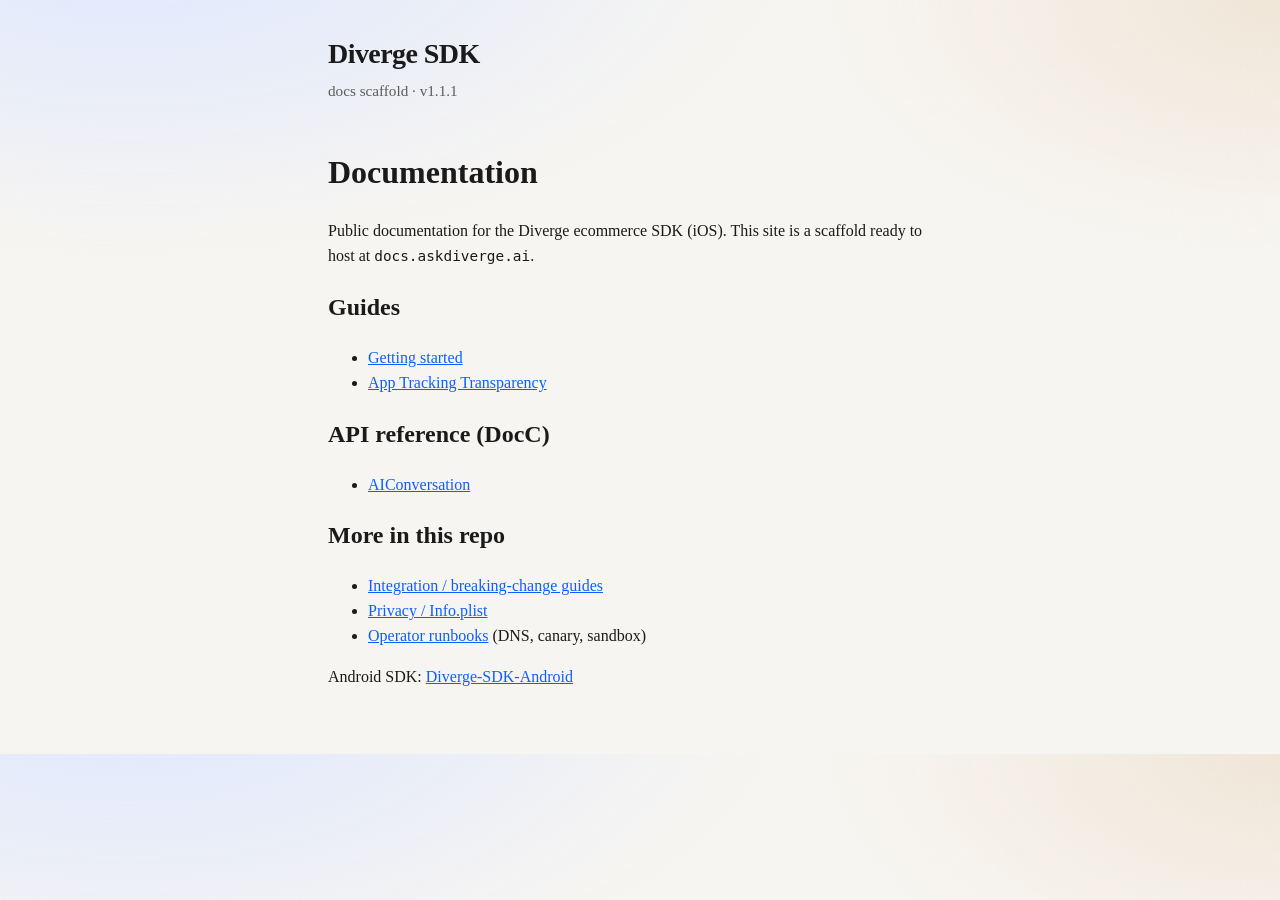
<file: Docs/site/index.html>
<!DOCTYPE html>
<html lang="en">
<head>
  <meta charset="utf-8" />
  <meta name="viewport" content="width=device-width, initial-scale=1" />
  <title>Diverge SDK Docs</title>
  <link rel="stylesheet" href="styles.css" />
</head>
<body>
  <header class="site-header">
    <p class="brand">Diverge SDK</p>
    <p class="version">docs scaffold · v1.1.1</p>
  </header>
  <main>
    <h1>Documentation</h1>
    <p>
      Public documentation for the Diverge ecommerce SDK (iOS). This site is a scaffold
      ready to host at <code>docs.askdiverge.ai</code>.
    </p>
    <h2>Guides</h2>
    <ul>
      <li><a href="getting-started.html">Getting started</a></li>
      <li><a href="att.html">App Tracking Transparency</a></li>
    </ul>
    <h2>API reference (DocC)</h2>
    <ul>
      <li><a href="documentation/aiconversation/">AIConversation</a></li>
    </ul>
    <h2>More in this repo</h2>
    <ul>
      <li><a href="https://github.com/askdiverge/Diverge-SDK-iOS/tree/main/Docs/integration">Integration / breaking-change guides</a></li>
      <li><a href="https://github.com/askdiverge/Diverge-SDK-iOS/tree/main/Docs/privacy">Privacy / Info.plist</a></li>
      <li><a href="https://github.com/askdiverge/Diverge-SDK-iOS/tree/main/Docs/ops">Operator runbooks</a> (DNS, canary, sandbox)</li>
    </ul>
    <p>
      Android SDK:
      <a href="https://github.com/askdiverge/Diverge-SDK-Android">Diverge-SDK-Android</a>
    </p>
  </main>
</body>
</html>
</file>
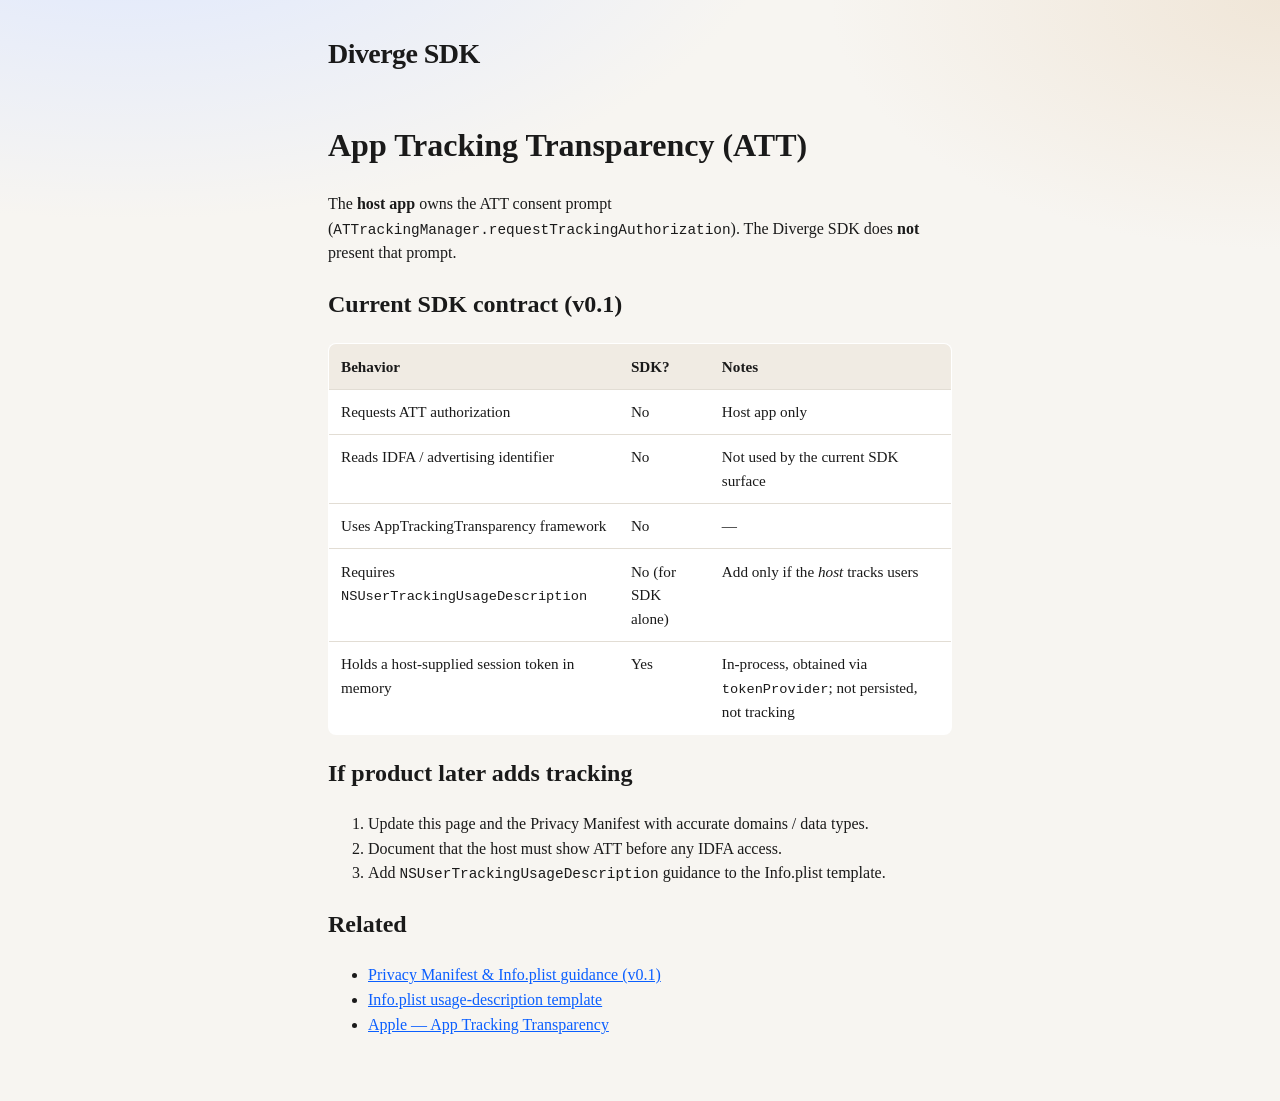
<file: Docs/site/att.html>
<!DOCTYPE html>
<html lang="en">
<head>
  <meta charset="utf-8" />
  <meta name="viewport" content="width=device-width, initial-scale=1" />
  <title>App Tracking Transparency — Diverge SDK</title>
  <link rel="stylesheet" href="styles.css" />
</head>
<body>
  <header class="site-header">
    <p class="brand"><a href="index.html">Diverge SDK</a></p>
  </header>
  <main>
    <h1>App Tracking Transparency (ATT)</h1>
    <p>
      The <strong>host app</strong> owns the ATT consent prompt
      (<code>ATTrackingManager.requestTrackingAuthorization</code>).
      The Diverge SDK does <strong>not</strong> present that prompt.
    </p>

    <h2>Current SDK contract (v0.1)</h2>
    <table>
      <thead>
        <tr><th>Behavior</th><th>SDK?</th><th>Notes</th></tr>
      </thead>
      <tbody>
        <tr>
          <td>Requests ATT authorization</td>
          <td>No</td>
          <td>Host app only</td>
        </tr>
        <tr>
          <td>Reads IDFA / advertising identifier</td>
          <td>No</td>
          <td>Not used by the current SDK surface</td>
        </tr>
        <tr>
          <td>Uses AppTrackingTransparency framework</td>
          <td>No</td>
          <td>—</td>
        </tr>
        <tr>
          <td>Requires <code>NSUserTrackingUsageDescription</code></td>
          <td>No (for SDK alone)</td>
          <td>Add only if the <em>host</em> tracks users</td>
        </tr>
        <tr>
          <td>Holds a host-supplied session token in memory</td>
          <td>Yes</td>
          <td>In-process, obtained via <code>tokenProvider</code>; not persisted, not tracking</td>
        </tr>
      </tbody>
    </table>

    <h2>If product later adds tracking</h2>
    <ol>
      <li>Update this page and the Privacy Manifest with accurate domains / data types.</li>
      <li>Document that the host must show ATT before any IDFA access.</li>
      <li>Add <code>NSUserTrackingUsageDescription</code> guidance to the Info.plist template.</li>
    </ol>

    <h2>Related</h2>
    <ul>
      <li><a href="https://github.com/askdiverge/Diverge-SDK-iOS/blob/main/Docs/privacy/README.md">Privacy Manifest &amp; Info.plist guidance (v0.1)</a></li>
      <li><a href="https://github.com/askdiverge/Diverge-SDK-iOS/blob/main/Docs/privacy/Info.plist.usage-descriptions.template.md">Info.plist usage-description template</a></li>
      <li><a href="https://developer.apple.com/documentation/apptrackingtransparency">Apple — App Tracking Transparency</a></li>
    </ul>
  </main>
</body>
</html>
</file>
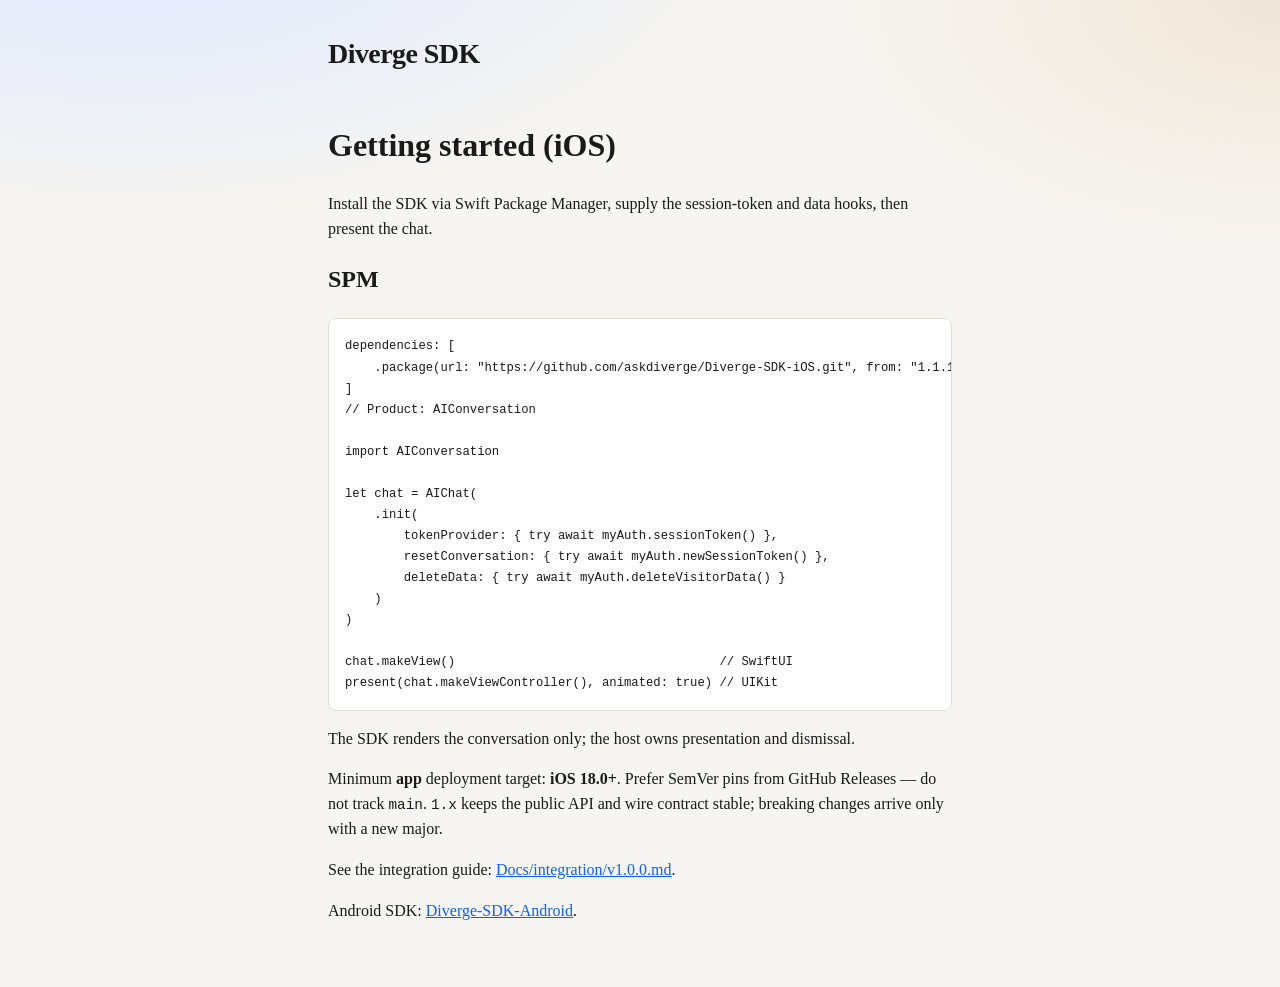
<file: Docs/site/getting-started.html>
<!DOCTYPE html>
<html lang="en">
<head>
  <meta charset="utf-8" />
  <meta name="viewport" content="width=device-width, initial-scale=1" />
  <title>Getting started — Diverge SDK (iOS)</title>
  <link rel="stylesheet" href="styles.css" />
</head>
<body>
  <header class="site-header">
    <p class="brand"><a href="index.html">Diverge SDK</a></p>
  </header>
  <main>
    <h1>Getting started (iOS)</h1>
    <p>Install the SDK via Swift Package Manager, supply the session-token and data hooks, then present the chat.</p>
    <h2>SPM</h2>
    <pre><code>dependencies: [
    .package(url: "https://github.com/askdiverge/Diverge-SDK-iOS.git", from: "1.1.1")
]
// Product: AIConversation

import AIConversation

let chat = AIChat(
    .init(
        tokenProvider: { try await myAuth.sessionToken() },
        resetConversation: { try await myAuth.newSessionToken() },
        deleteData: { try await myAuth.deleteVisitorData() }
    )
)

chat.makeView()                                    // SwiftUI
present(chat.makeViewController(), animated: true) // UIKit</code></pre>
    <p>The SDK renders the conversation only; the host owns presentation and dismissal.</p>
    <p>Minimum <strong>app</strong> deployment target: <strong>iOS 18.0+</strong>. Prefer SemVer pins from GitHub Releases — do not track <code>main</code>. <code>1.x</code> keeps the public API and wire contract stable; breaking changes arrive only with a new major.</p>
    <p>See the integration guide: <a href="https://github.com/askdiverge/Diverge-SDK-iOS/blob/main/Docs/integration/v1.0.0.md">Docs/integration/v1.0.0.md</a>.</p>
    <p>Android SDK: <a href="https://github.com/askdiverge/Diverge-SDK-Android">Diverge-SDK-Android</a>.</p>
  </main>
</body>
</html>
</file>
<file: Docs/site/styles.css>
:root {
  --bg: #f7f5f1;
  --ink: #1a1a1a;
  --muted: #5c5c5c;
  --accent: #0b5fff;
  --font: "Iowan Old Style", "Palatino Linotype", Palatino, Georgia, serif;
  --mono: "SF Mono", ui-monospace, Menlo, Consolas, monospace;
}

* {
  box-sizing: border-box;
}

body {
  margin: 0;
  font-family: var(--font);
  color: var(--ink);
  background:
    radial-gradient(1200px 600px at 10% -10%, #dde7ff 0%, transparent 55%),
    radial-gradient(900px 500px at 100% 0%, #f0e6d8 0%, transparent 50%),
    var(--bg);
  line-height: 1.55;
}

.site-header {
  padding: 2rem 1.5rem 0.5rem;
  max-width: 42rem;
  margin: 0 auto;
}

.brand {
  font-size: 1.75rem;
  font-weight: 700;
  margin: 0;
  letter-spacing: -0.02em;
}

.brand a {
  color: inherit;
  text-decoration: none;
}

.version {
  color: var(--muted);
  margin: 0.25rem 0 0;
  font-size: 0.95rem;
}

main {
  max-width: 42rem;
  margin: 0 auto;
  padding: 1rem 1.5rem 3rem;
}

a {
  color: var(--accent);
}

pre {
  background: #fff;
  border: 1px solid #e2ddd4;
  border-radius: 8px;
  padding: 1rem;
  overflow-x: auto;
  font-family: var(--mono);
  font-size: 0.85rem;
}

table {
  width: 100%;
  border-collapse: collapse;
  background: #fff;
  border: 1px solid #e2ddd4;
  border-radius: 8px;
  overflow: hidden;
  font-size: 0.95rem;
}

th, td {
  text-align: left;
  padding: 0.65rem 0.75rem;
  border-bottom: 1px solid #e2ddd4;
  vertical-align: top;
}

th {
  background: #f0ebe3;
}

code {
  font-family: var(--mono);
  font-size: 0.9em;
}
</file>
